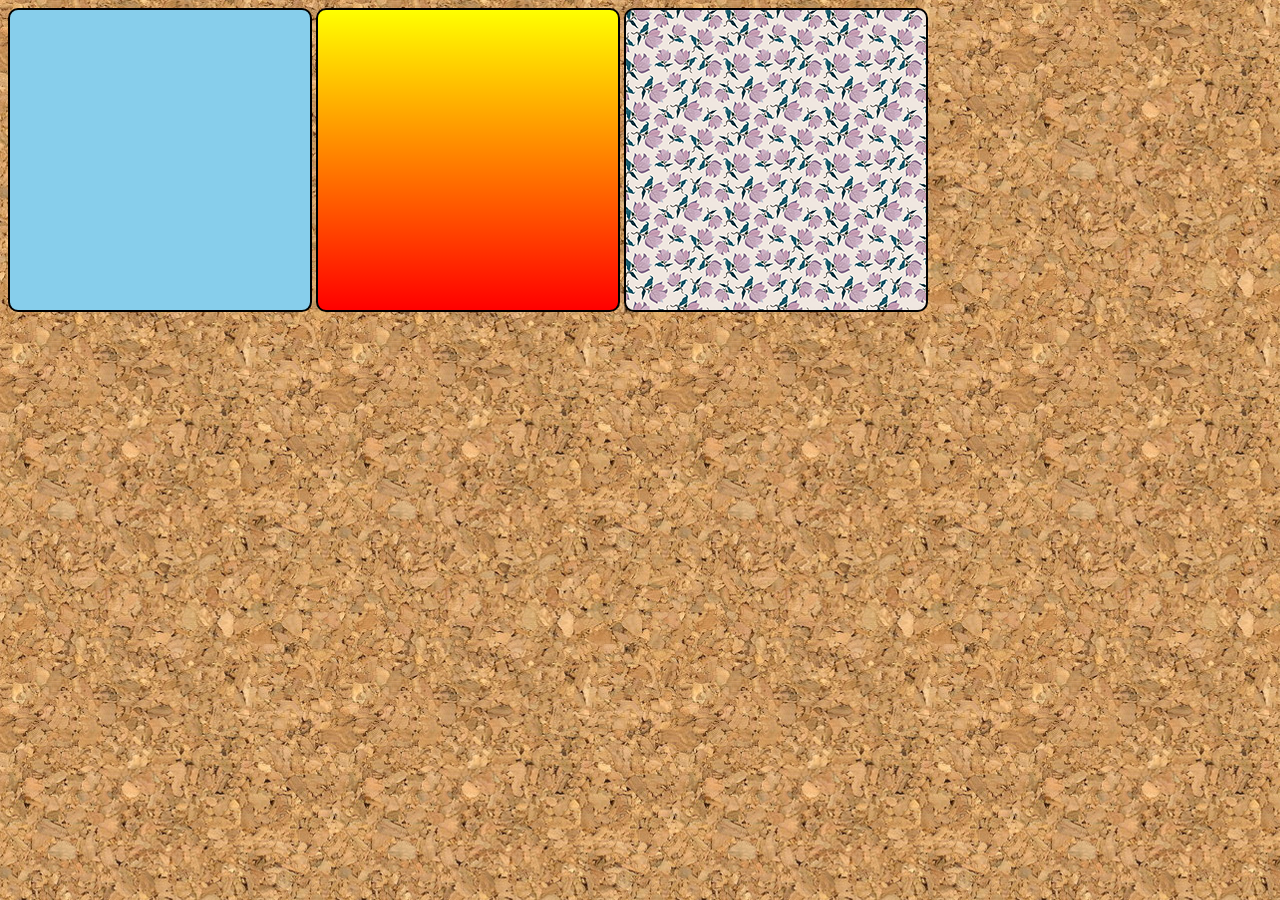
<file: Exe 22/fundo001.html>
<!DOCTYPE html>
<html lang="pt-br">
<head>
    <meta charset="UTF-8">
    <meta http-equiv="X-UA-Compatible" content="IE=edge">
    <meta name="viewport" content="width=device-width, initial-scale=1.0">
    <title>teste de imagem de fundo</title>
    <style>

        body{
            background-image: url('imagens/wallpaper001.jpg');
        }

        div.quadrado {
            display: inline-block;
            border: 2px solid black;
            width: 300px;
            height: 300px;
            border-radius: 10px;
            background-color: lightgray;
            
        }
        
        div#q1 {
            background-color: skyblue;
        }

        div#q2 {
            background-image: linear-gradient(to bottom, yellow, red);

        }

        div#q3 {
            background-image: url('imagens/pattern003.png');
 
        }


    </style>
</head>
<body>
    <div class="quadrado" id="q1">

    </div>

    <div class="quadrado" id="q2">

    </div>

    <div class="quadrado" id="q3">

    </div>
</body>
</html>
</file>
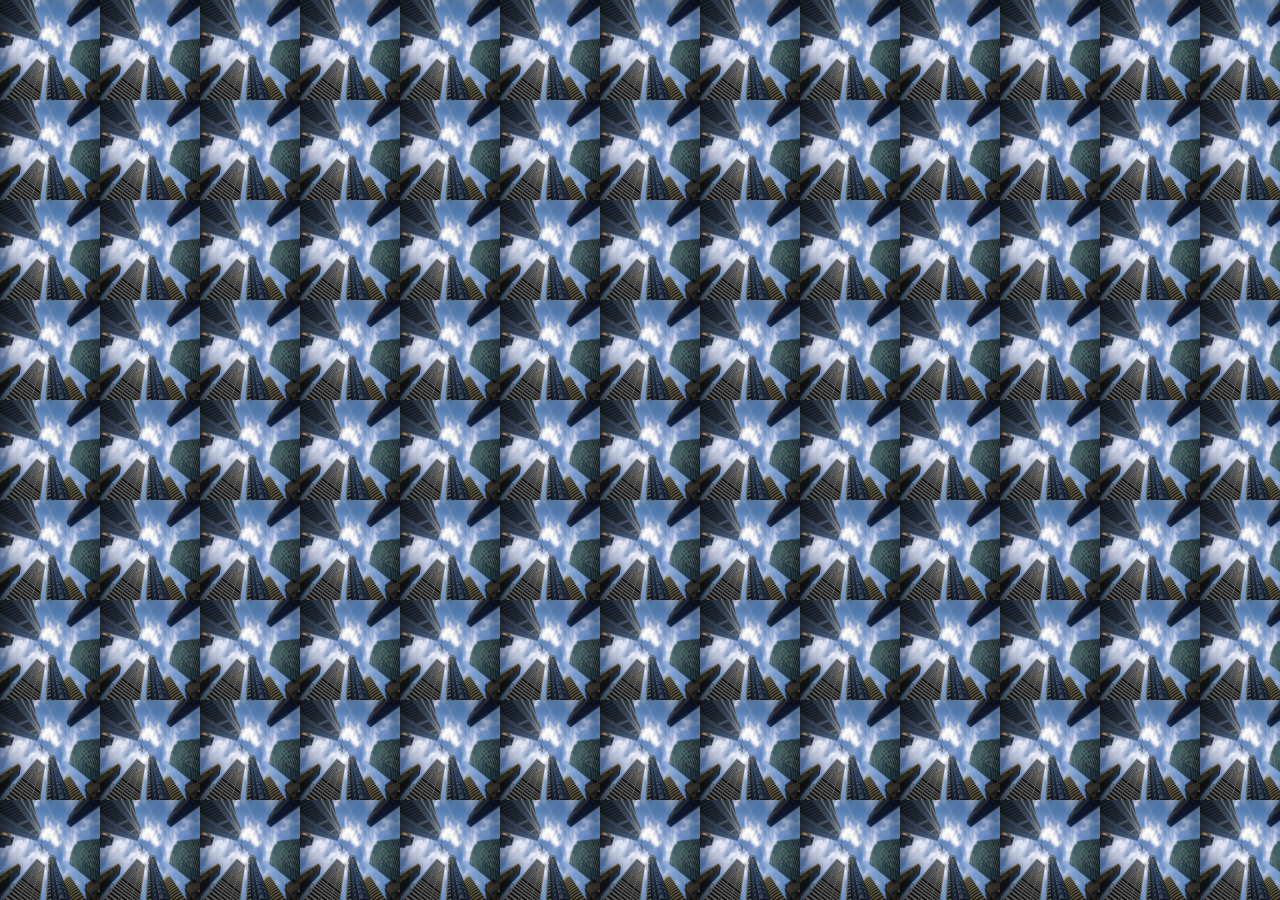
<file: Exe 22/fundo002.html>
<!DOCTYPE html>
<html lang="pt-br">
<head>
    <meta charset="UTF-8">
    <meta http-equiv="X-UA-Compatible" content="IE=edge">
    <meta name="viewport" content="width=device-width, initial-scale=1.0">
    <title>Personalização dos Fundos</title>
    <style>
        body{
            background-image: url(imagens/wallpaper002.jpg);
            background-size: 100px 100px;
            

        }

    </style>
</head>
<body>
    </body>
</html>
</file>
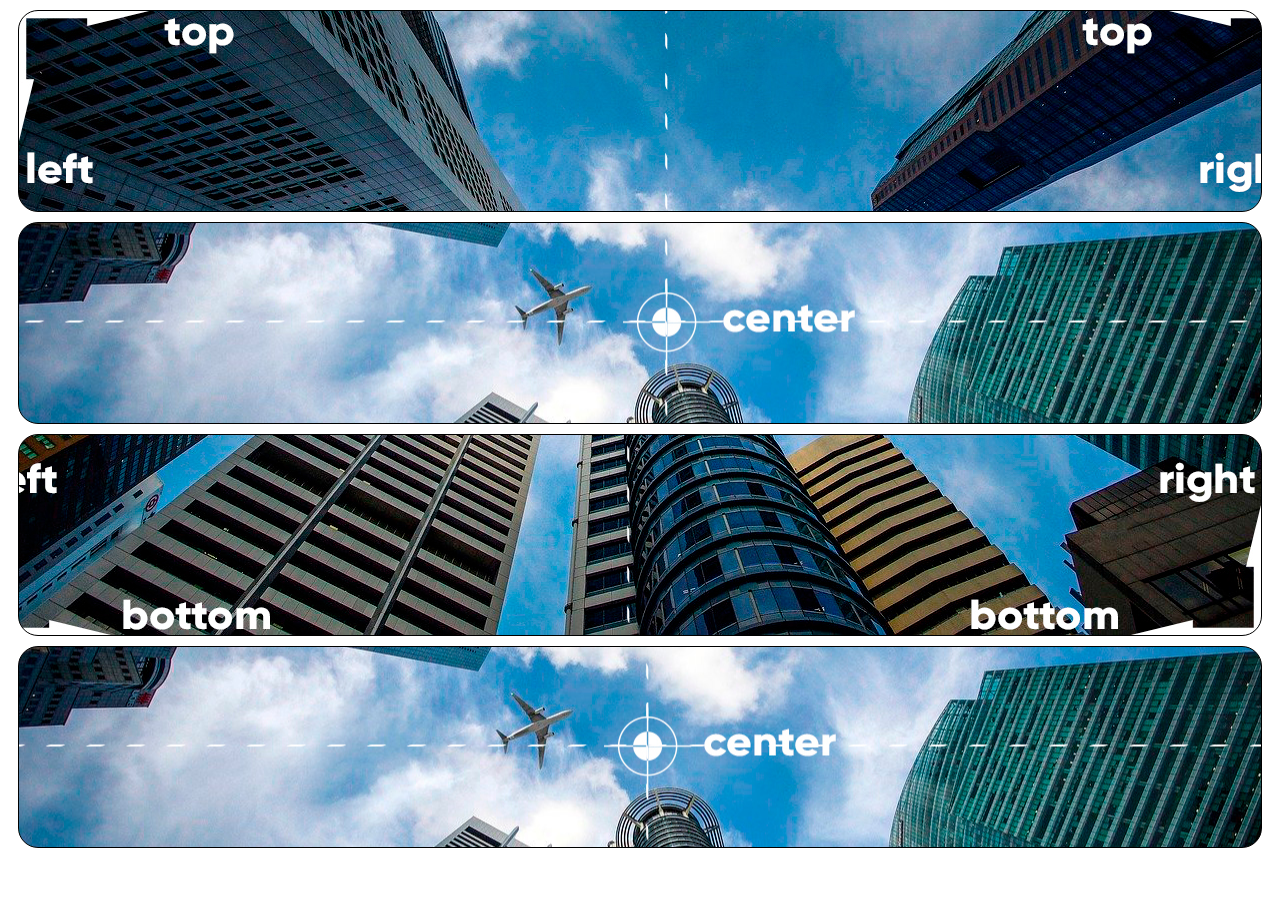
<file: Exe 22/fundo003.html>
<!DOCTYPE html>
<html lang="pt-br">
<head>
    <meta charset="UTF-8">
    <meta http-equiv="X-UA-Compatible" content="IE=edge">
    <meta name="viewport" content="width=device-width, initial-scale=1.0">
    <title>Posição dos Fundos</title>
    <style>
        div.bloco{
            background-image: url('imagens/wallpaper003.jpg');
            height: 200px;
            border: 1px solid black;
            border-radius: 20px;
            margin: 10px;
            }

        div#q1{
            background-position: left top;
        }

        div#q2{
            background-position: left center;
        }

        div#q3{
            background-position: right bottom;
        }

        div#q4{
            background-position: center center;
        }
            
    </style>
</head>
<body>

    <div class="bloco" id="q1">

    </div>

    <div class="bloco" id="q2">

    </div>

    <div class="bloco" id="q3">
        
    </div>

    <div class="bloco" id="q4">

    </div>
    
</body>
</html>
</file>
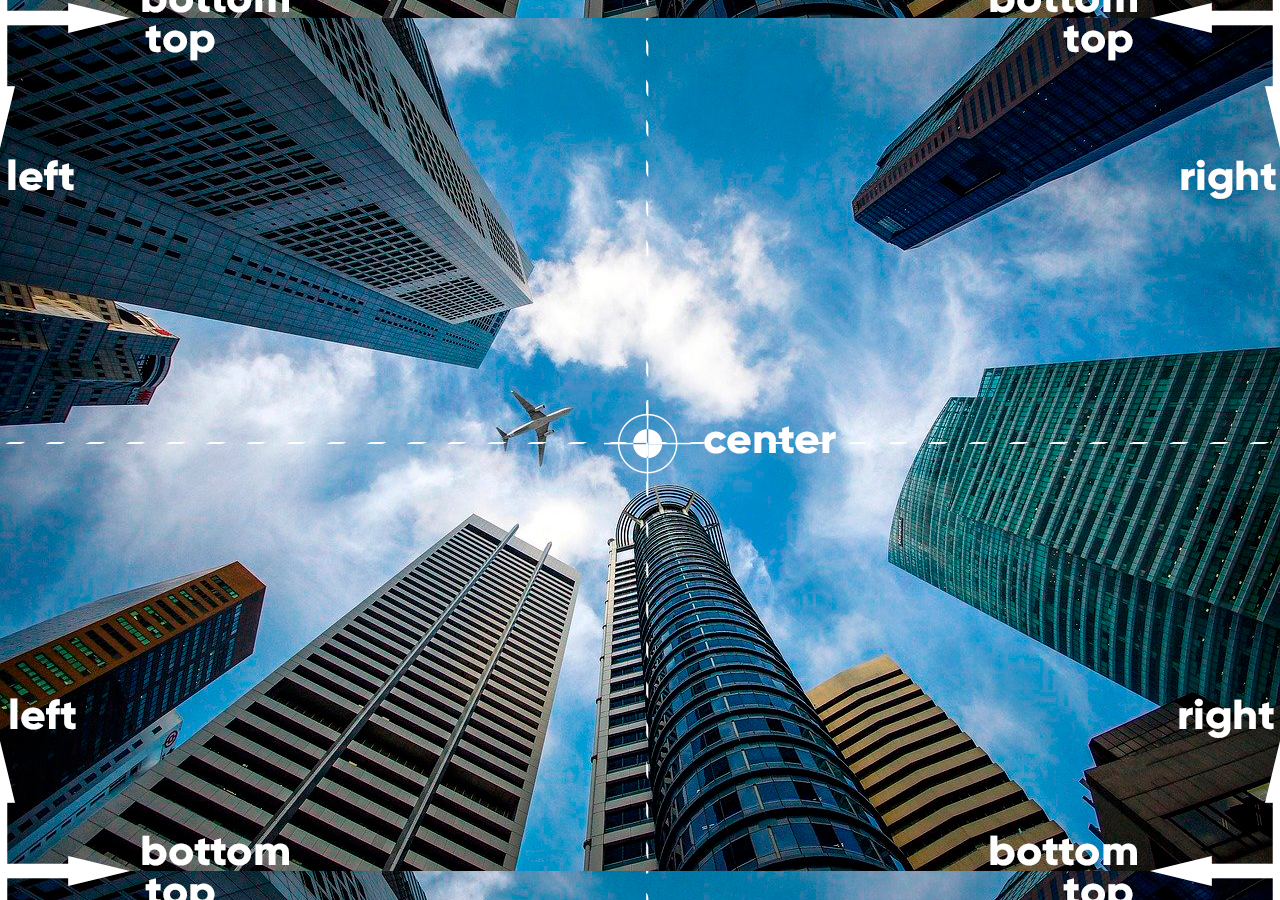
<file: Exe 22/fundo005.html>
<!DOCTYPE html>
<html lang="pt-br">
<head>
    <meta charset="UTF-8">
    <meta http-equiv="X-UA-Compatible" content="IE=edge">
    <meta name="viewport" content="width=device-width, initial-scale=1.0">
    <title>Posicionamento</title>
</head>
<style>
    body{
        background-image: url('imagens/wallpaper003.jpg');
        background-position: center center;
        height: 97vh;

    }
</style>
<body>
    
</body>
</html>
</file>
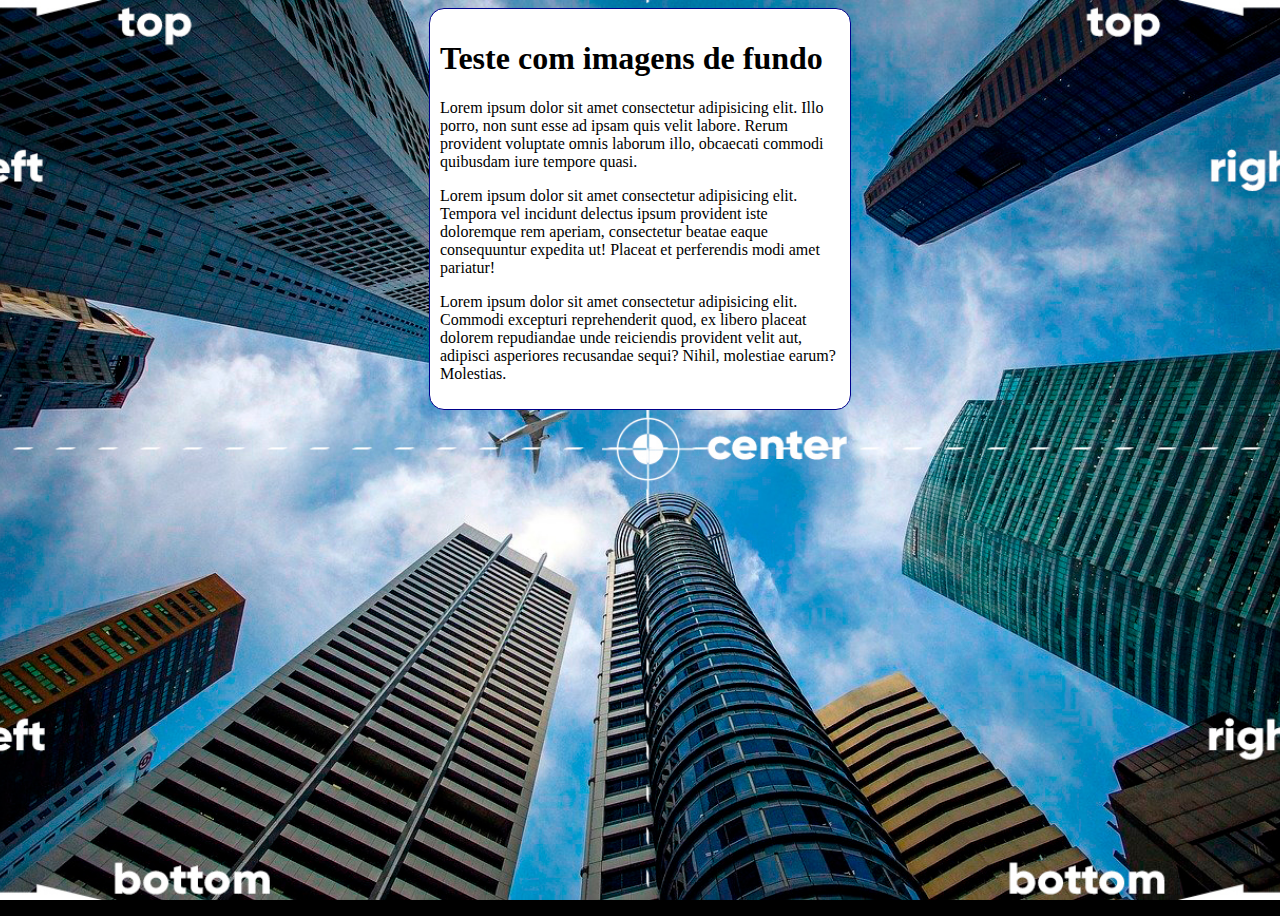
<file: Exe 22/fundo006.html>
<!DOCTYPE html>
<html lang="pt-br">
<head>
    <meta charset="UTF-8">
    <meta http-equiv="X-UA-Compatible" content="IE=edge">
    <meta name="viewport" content="width=device-width, initial-scale=1.0">
    <title>Fundo fixo de tela</title>
    <style>
        body{
            height: 100vh;
            background-color: black;
            background-image: url('imagens/wallpaper003.jpg');
            background-repeat: no-repeat;
            background-position: center center;
            background-size: cover;
            background-attachment: fixed;

        }

        /* 
        Shorthand para o background:
        color > image > position > repeat > size > attachment

        obs: size

        */

        main{
            background-color: white;
            margin: auto;
            width: 400px;
            padding: 10px;
            border: 1px solid darkblue;
            border-radius: 15px;
        }
    </style>
</head>
<body>
    <main>
        <h1>
            Teste com imagens de fundo
        </h1>

        <p>Lorem ipsum dolor sit amet consectetur adipisicing elit. 
        Illo porro, non sunt esse ad ipsam quis velit labore. 
        Rerum provident voluptate omnis laborum illo, obcaecati 
        commodi quibusdam iure tempore quasi.</p>

        <p>Lorem ipsum dolor sit amet consectetur adipisicing elit. 
        Tempora vel incidunt delectus ipsum provident iste 
        doloremque rem aperiam, consectetur beatae eaque 
        consequuntur expedita ut! Placeat et perferendis modi amet 
        pariatur!</p>

        <p>Lorem ipsum dolor sit amet consectetur adipisicing elit. 
        Commodi excepturi reprehenderit quod, ex libero placeat 
        dolorem repudiandae unde reiciendis provident velit aut, 
        adipisci asperiores recusandae sequi? Nihil, molestiae earum? 
        Molestias.</p>
    </main>
    
</body>
</html>
</file>
